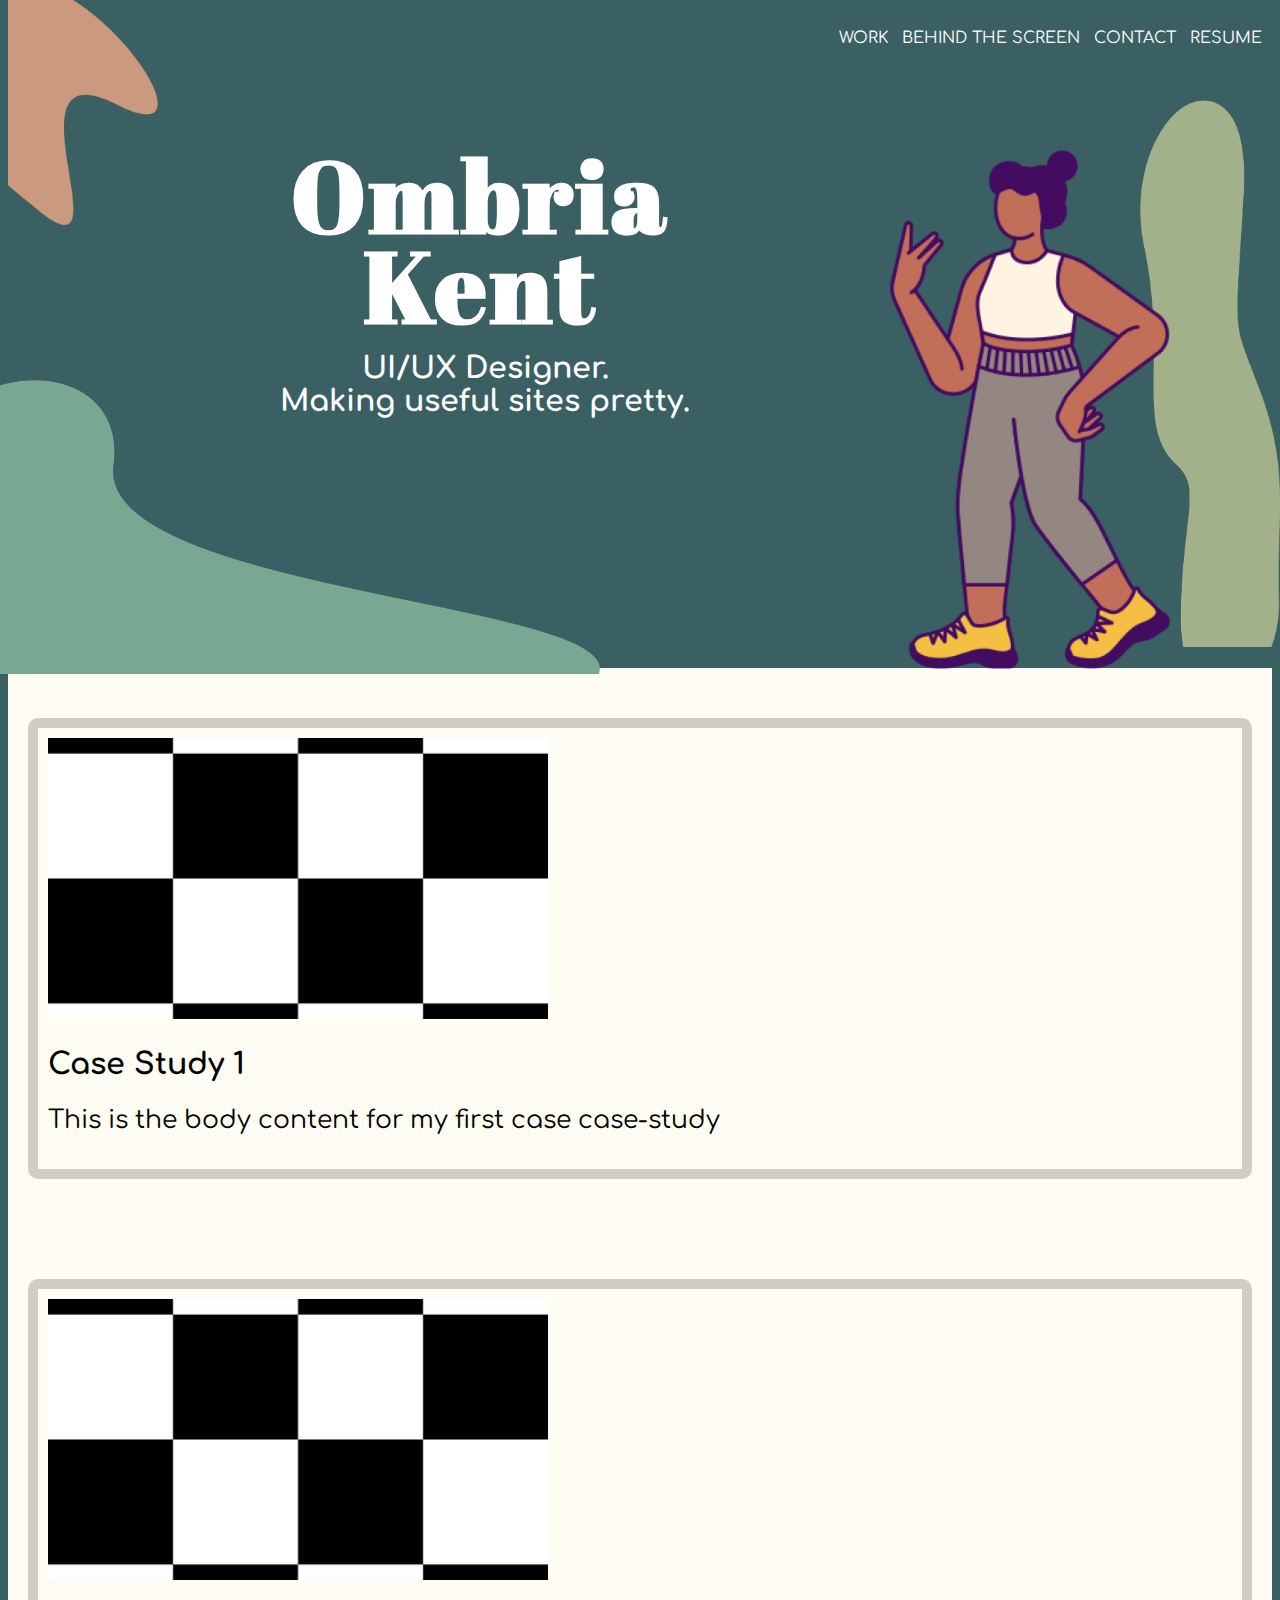
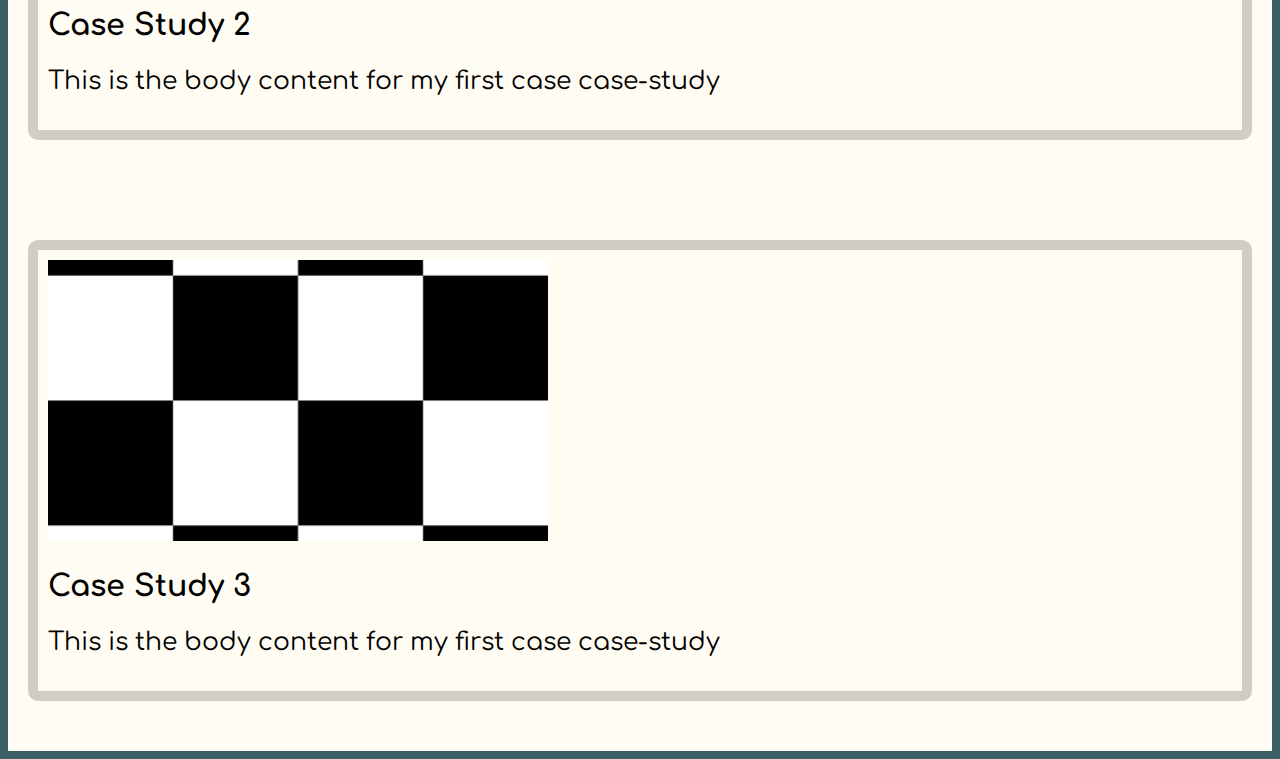
<file: index.html>
<!DOCTYPE html>
<html>
<head>
    <meta charset="UTF-8" />
    <title>Portfolio Freestyle</title>
    <link rel="stylesheet" href="css/new-style.css">

    <link rel="preconnect" href="https://fonts.googleapis.com">

<!--Abril Fatface Font-->
<link rel="preconnect" href="https://fonts.gstatic.com" crossorigin>
<link href="https://fonts.googleapis.com/css2?family=Abril+Fatface&family=Open+Sans&display=swap" rel="stylesheet">

<!--Comfortaa Font-->
<link rel="preconnect" href="https://fonts.googleapis.com">
<link rel="preconnect" href="https://fonts.gstatic.com" crossorigin>
<link href="https://fonts.googleapis.com/css2?family=Comfortaa:wght@300;400;500;600;700&display=swap" rel="stylesheet">
</head>

<header>
    <nav>
        <ul>
        <a href="#"> WORK</a>
        <a href="#"> BEHIND THE SCREEN</a>
        <a href="#"> CONTACT</a>
        <a href="#"> RESUME</a>
        </ul>
    </nav>

</header>

<body>
<section>
<div id="bottom" class="hero-item">
   
        <div><img  src="images/peach-arrow.png" float="left"></div> 

        <h1 id="name">Ombria<br>Kent</h1>
        <h2 id="subhead">UI/UX Designer.<br>Making useful sites pretty.</h2>


        <div><img src="images/green-blob.png"></div>

    
        <div> <img  src="images/woman-walking.png"  width="280px" float="right"></div>
    
        <div> <img  src="images/green-celery.png" float="right" ></div>
    
</div>

<div id="column" class="case-study">
    <div class="case-study-item"> <img src="images/image-placeholder.png">
        <h2>Case Study 1</h2>
        <p> This is the body content for my first case case-study</p>
    </div>
    <div class="case-study-item">
        <img src="images/image-placeholder.png">
        <h2>Case Study 2</h2>
        <p> This is the body content for my first case case-study</p>
    </div>
    <div class="case-study-item">
        <img src="images/image-placeholder.png">
        <h2><b>Case Study 3</b></h2>
        <p> This is the body content for my first case case-study</p>
    </div>
</div>
</section>
</body>
</html>
</file>
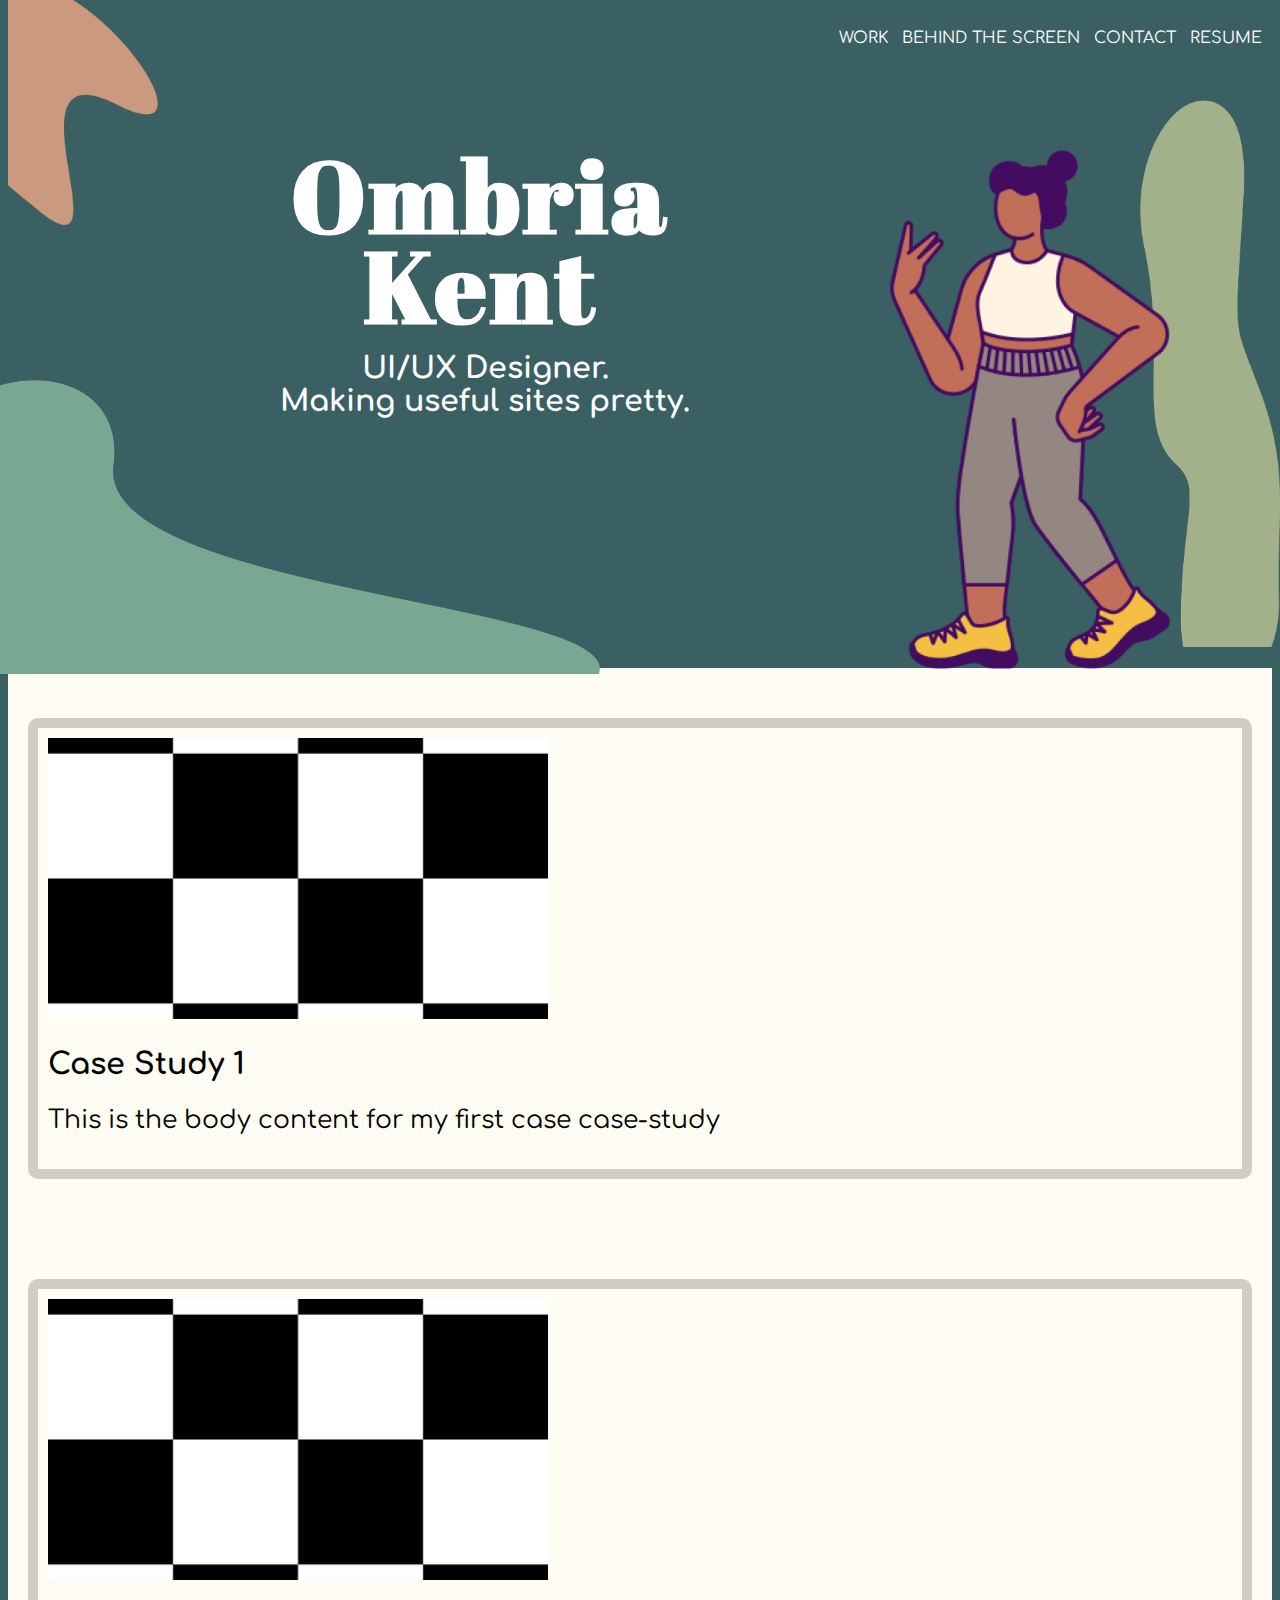
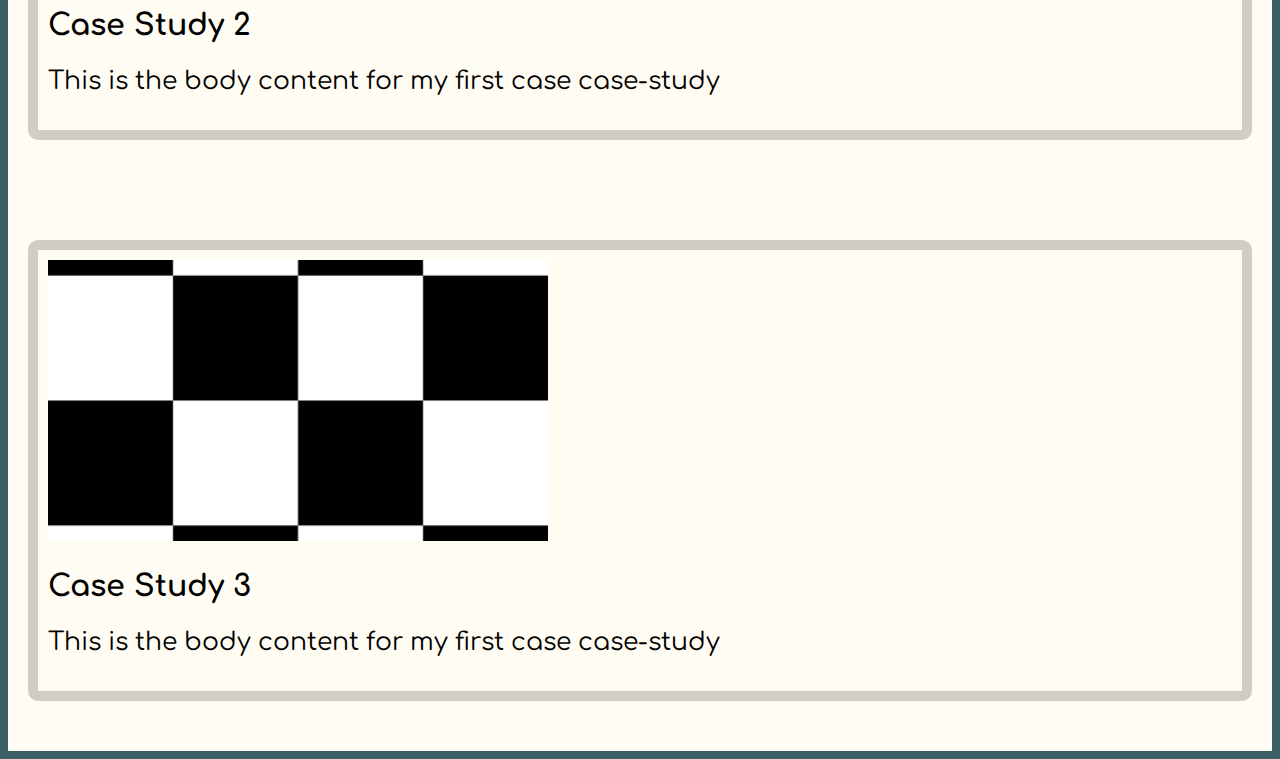
<file: portfolio-freestyle.html>
<!DOCTYPE html>
<html>
<head>
    <meta charset="UTF-8" />
    <title>Portfolio Freestyle</title>
    <link rel="stylesheet" href="css/new-style.css">

    <link rel="preconnect" href="https://fonts.googleapis.com">

<!--Abril Fatface Font-->
<link rel="preconnect" href="https://fonts.gstatic.com" crossorigin>
<link href="https://fonts.googleapis.com/css2?family=Abril+Fatface&family=Open+Sans&display=swap" rel="stylesheet">

<!--Comfortaa Font-->
<link rel="preconnect" href="https://fonts.googleapis.com">
<link rel="preconnect" href="https://fonts.gstatic.com" crossorigin>
<link href="https://fonts.googleapis.com/css2?family=Comfortaa:wght@300;400;500;600;700&display=swap" rel="stylesheet">
</head>

<header>
    <nav>
        <ul>
        <a href="#"> WORK</a>
        <a href="#"> BEHIND THE SCREEN</a>
        <a href="#"> CONTACT</a>
        <a href="#"> RESUME</a>
        </ul>
    </nav>

</header>

<body>
<section>
<div id="bottom" class="hero-item">
   
        <div><img  src="images/peach-arrow.png" float="left"></div> 

        <h1 id="name">Ombria<br>Kent</h1>
        <h2 id="subhead">UI/UX Designer.<br>Making useful sites pretty.</h2>


        <div><img src="images/green-blob.png"></div>

    
        <div> <img  src="images/woman-walking.png"  width="280px" float="right"></div>
    
        <div> <img  src="images/green-celery.png" float="right" ></div>
    
</div>

<div id="column" class="case-study">
    <div class="case-study-item"> <img src="images/image-placeholder.png">
        <h2>Case Study 1</h2>
        <p> This is the body content for my first case case-study</p>
    </div>
    <div class="case-study-item">
        <img src="images/image-placeholder.png">
        <h2>Case Study 2</h2>
        <p> This is the body content for my first case case-study</p>
    </div>
    <div class="case-study-item">
        <img src="images/image-placeholder.png">
        <h2><b>Case Study 3</b></h2>
        <p> This is the body content for my first case case-study</p>
    </div>
</div>
</section>
</body>
</html>
</file>
<file: css/new-style.css>
/*new-style.css*/
body{
    background-color:#3B6064;
}

nav{
    float: right;
    background-color: #3B6064;
    margin: 5px;
}
nav a{
    text-decoration: none;
    color: white;
    padding: 5px;
}
.case-study{
    display: flex;
    padding: 0px;
    margin: 0px;
    
  }
.case-study h2{
    color: black;
}
  .hero-item{
    display: flex;
    background-color: #3B6064;
    width: 100%;
    height: 600px;
    margin:0;
    padding:0;
  }

  #bottom{
    justify-content: center;
    flex-direction: column;
  }

.case-study-item{
    padding: 10px;
    margin: 50px 20px;
    background-color: #FFFCF3;
    border-width: 10px; 
    border-color:#CFCDC4;
    border-style: solid;
    border-radius: 10px;
}

#column {
    background-color: #FFFCF3;
    flex-direction: column;
  }
  #name{
    position:relative;
    right: 160px;
    top: -70px;
    color: white;
    font-family: 'Abril Fatface', serif;
    font-size: 100px;
    line-height: 90%;
    text-align: center;
    letter-spacing: 3px;

  }
  #subhead{
    position: relative;
    top: -140px;
    right: 155px;
    color: white;
    text-align: center;
    font-size: 30px;

  }
  a{
    font-family: 'Comfortaa', sans-serif;
    font-size: 16px;
  }
  h2 {
    font-family: 'Comfortaa', sans-serif;
    font-size: 30px;
  }

  p{
    font-family: 'Comfortaa', sans-serif;
    font-size: 25px;
    color: black;
  }
  img{
    max-width: 100%;
    height: auto;
  }
  img[src="images/image-placeholder.png"]{
    width: 500px;
  }
  img[src="images/peach-arrow.png"]{
    position: absolute;
    top: 0;
    width:150px;

  }
  img[src="images/green-blob.png"]{
    position: absolute;
    top: 380px;
    left: 0;
    width: 600px;
  }

  img[src="images/woman-walking.png"]{
    position: absolute;
    right:110px;
    top: 150px;
    z-index: 1;
  }
  img[src="images/green-celery.png"]{
    right:0;
    position: absolute;
    top: 100px;
    width: 140px;
  }
</file>
